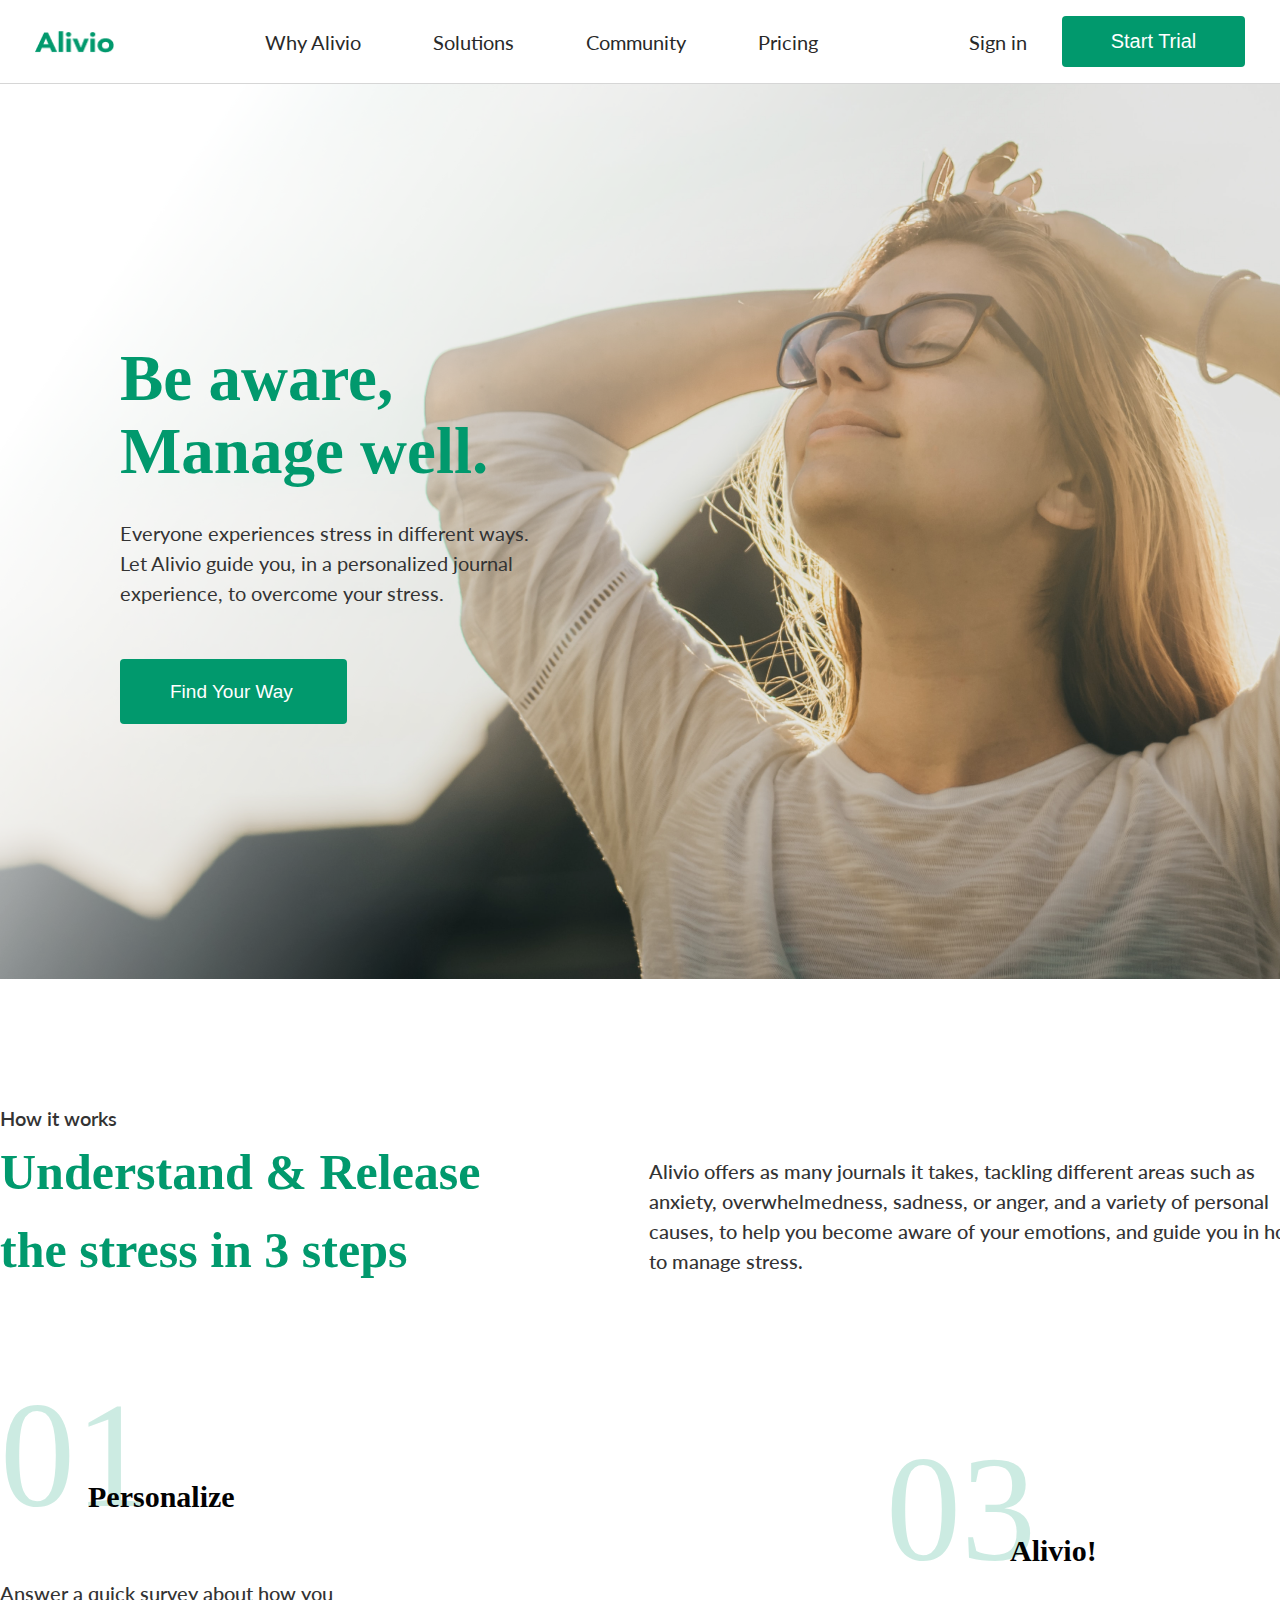
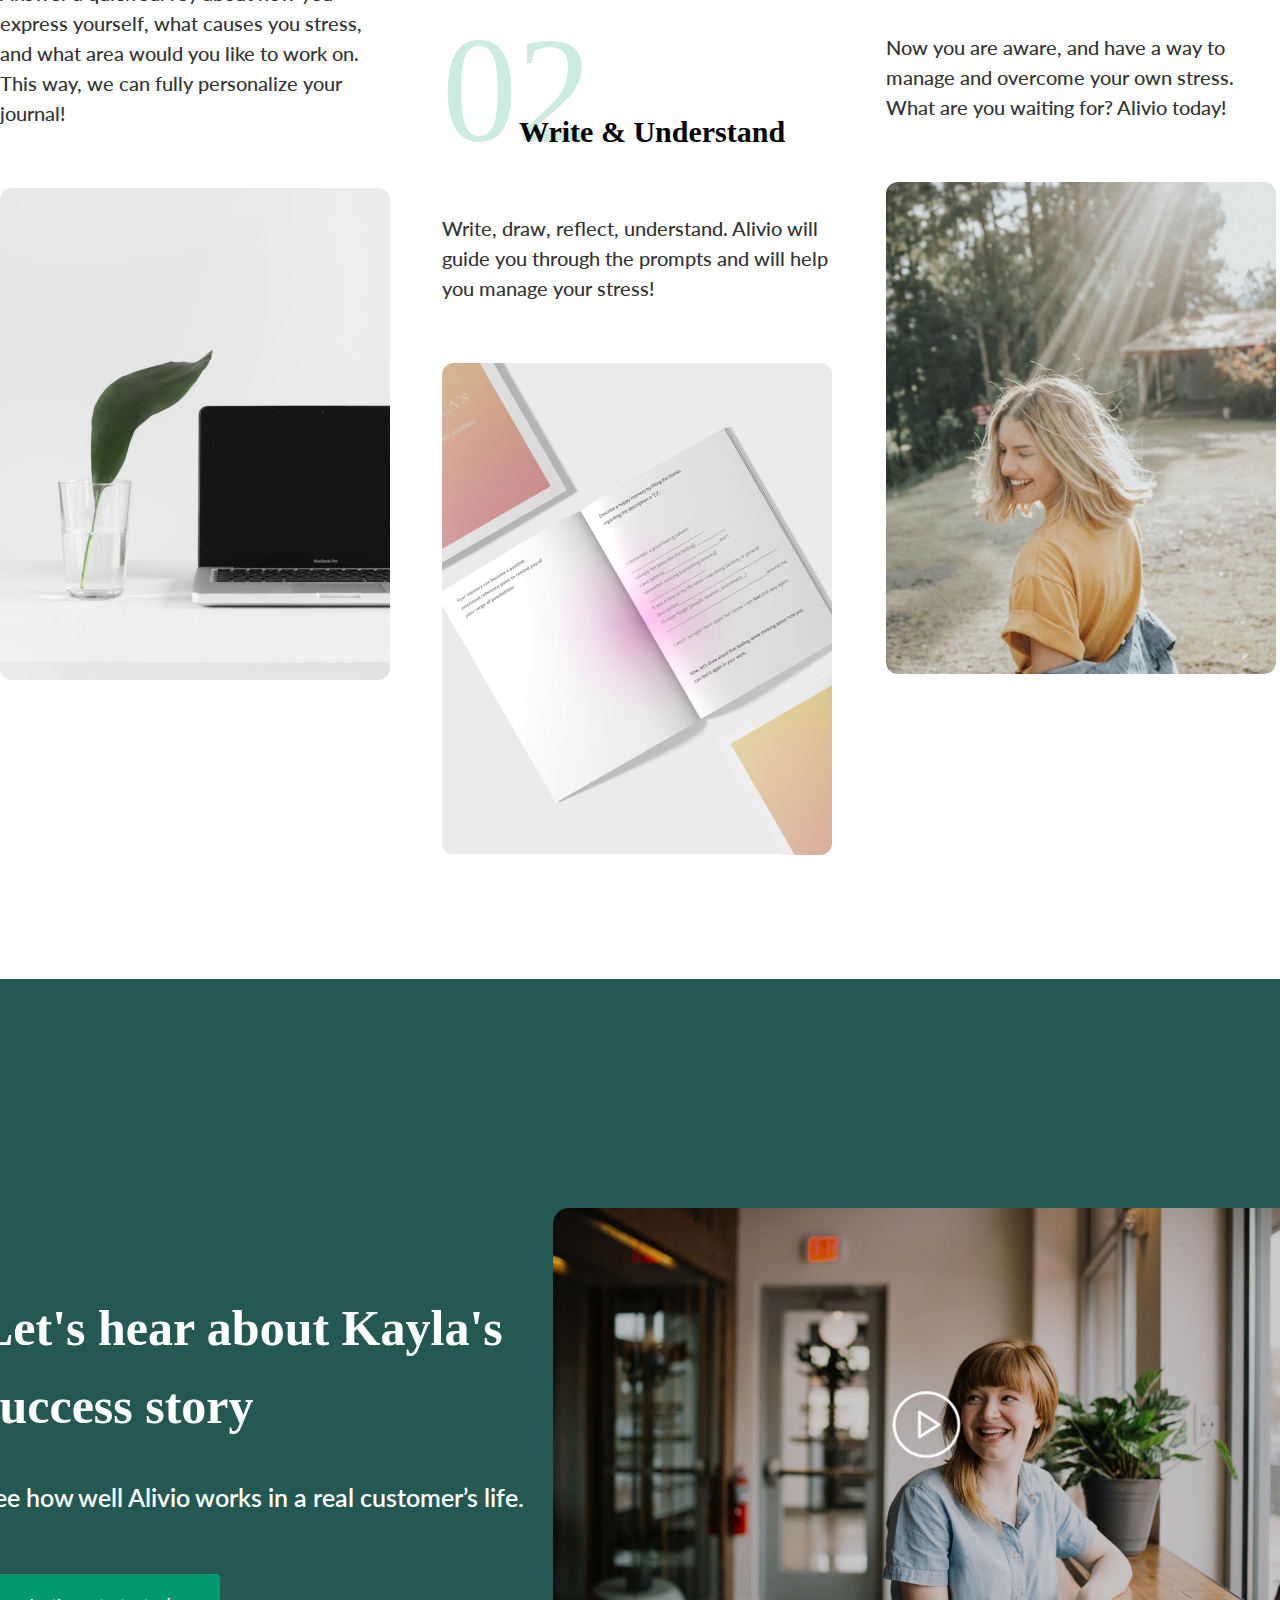
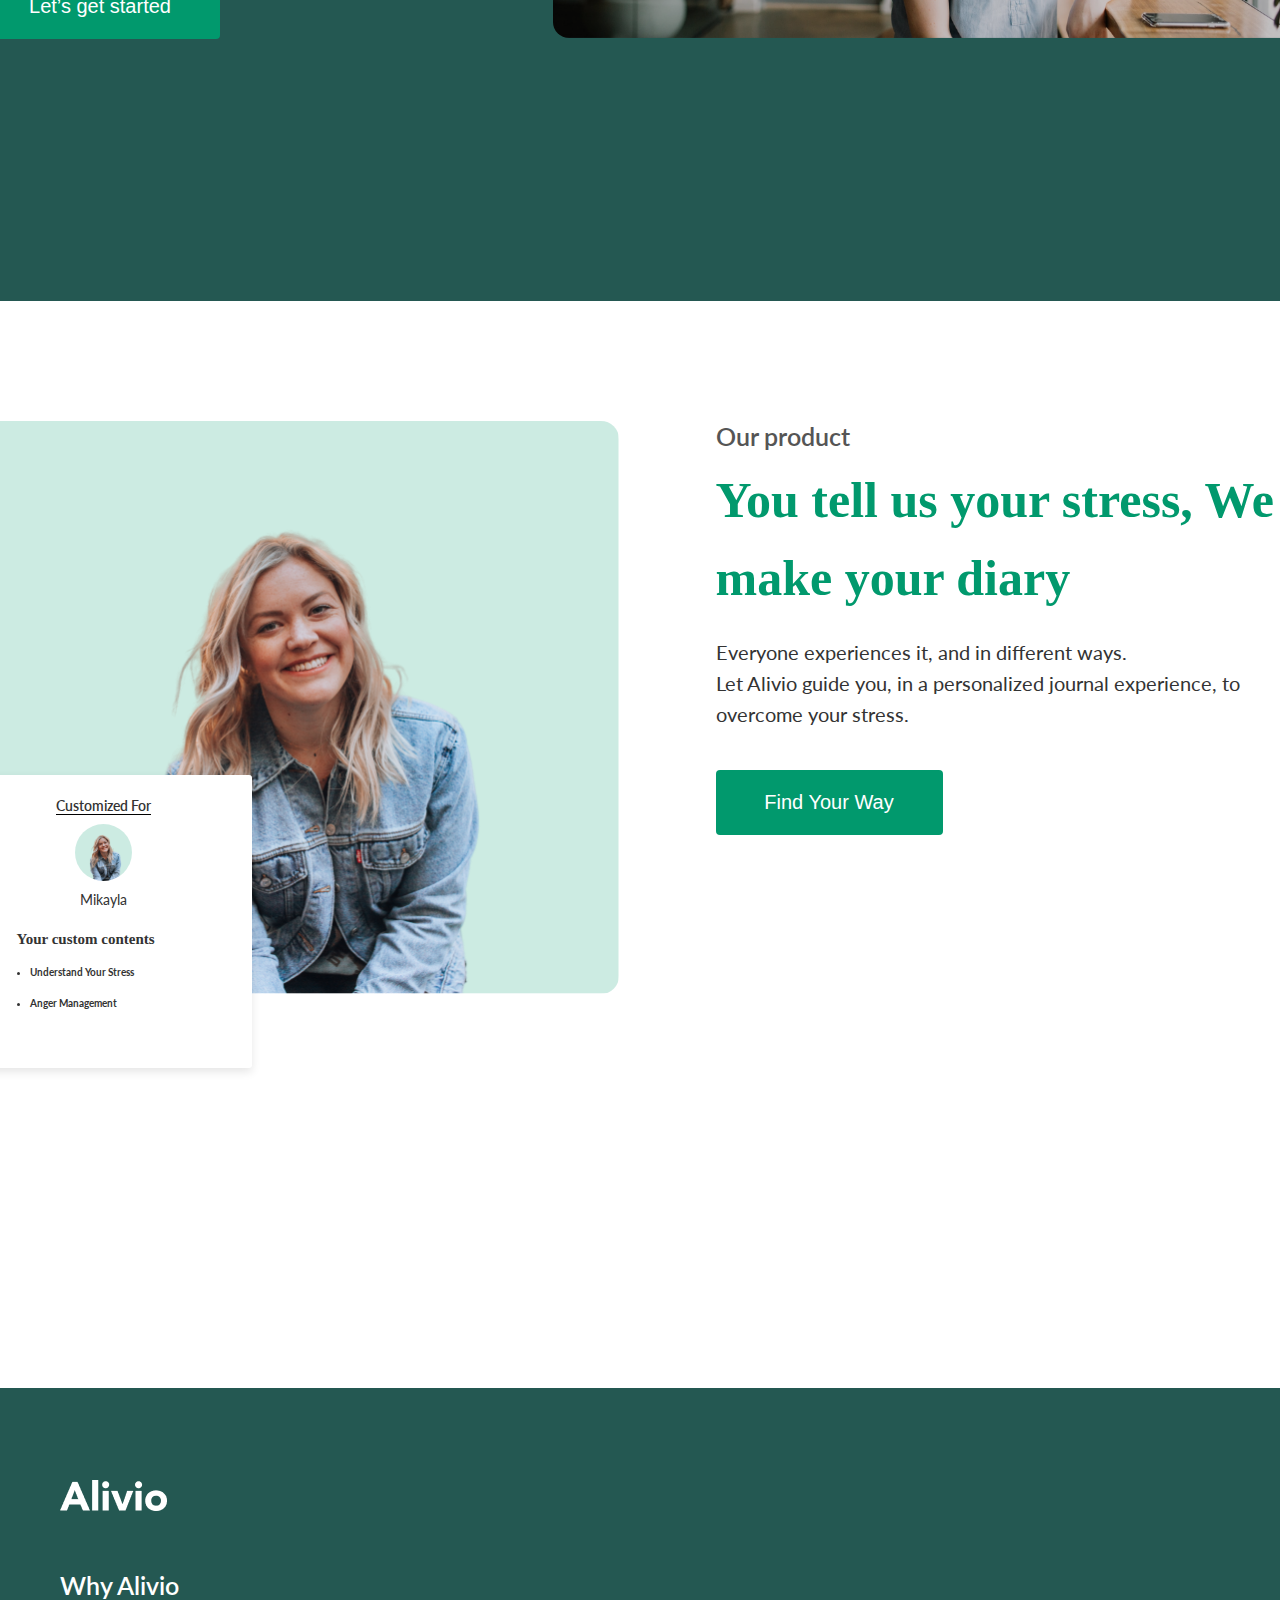
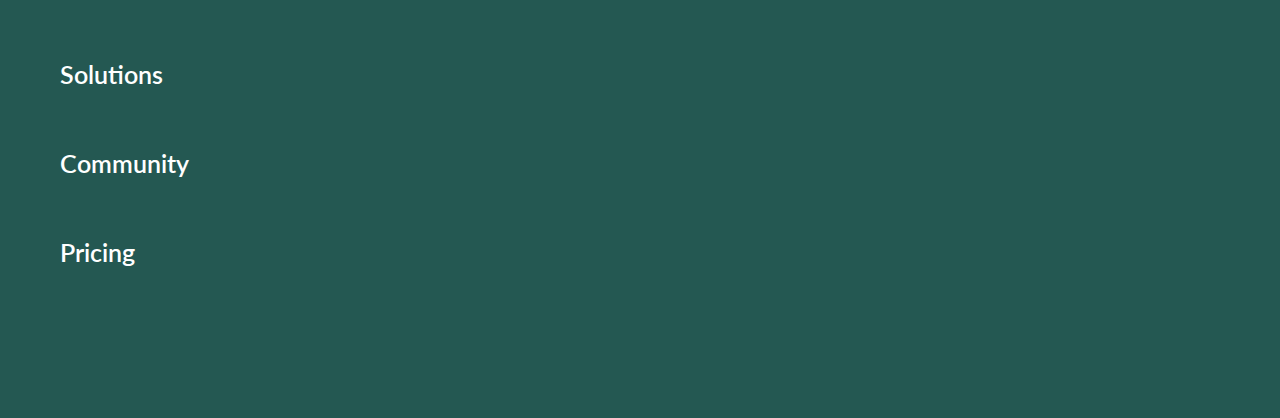
<file: index.html>
<!DOCTYPE html>
<html lang="en">
    <header>
        <meta charset="UTF-8">
        <meta name="viewport" content="width=device-width, initial-scale=1.0">
        <title>Single page</title>
        <link rel="stylesheet" href="style.css">
        <!-- font Lato -->
        <link rel="stylesheet" href="style.css">
        <link rel="preconnect" href="https://fonts.googleapis.com">
        <link rel="preconnect" href="https://fonts.gstatic.com" crossorigin>
        <link href="https://fonts.googleapis.com/css2?family=Lato:ital,wght@0,100;0,300;0,400;0,700;0,900;1,100;1,300;1,400;1,700;1,900&display=swap" rel="stylesheet">
    </header>
    <body>
        <head>
            <nav>
                <img class="logo" src="images/logo.png">
                <div class="nav-mix">
                    <div class="nav-links">
                    <a href="#why-alivio">Why Alivio</a>
                    <a href="#solutions">Solutions</a>
                    <a href="#community">Community</a>
                    <a href="#pricing">Pricing</a>
                    </div>
                </div>
                <div class="nav-login">
                    <a href="#signin">Sign in</a>
                    <button>Start Trial</button>
                </div>
                </div>
                <div class="hamburger-bar">
                    <span></span>
                    <span></span>
                    <span></span>
                </div>
            </nav>
        </head>
        <div class="hamburger-menu">
            <nav>
                <a href="#">Why Alivio</a>
                <a href="#">Solutions</a>
                <a href="#">Community</a>
                <a href="#">Pricing</a>
                <a href="#">sign-in</a>
                <button class="start-trial">Start Trial</button>
            </nav>
        </div>
        <section class="welcome">
            <img src="images/bg-header.png">
            <div class="welcome-overlay">
                <h1>Be aware, Manage well.</h1>
                <p>Everyone experiences stress in different ways.
                    Let Alivio guide you, in a personalized journal experience, to overcome your stress.</p> 
                <button>Find Your Way</button>
            </div>
        </section>

        <section class="why-alivio-mix">
            <div class="how-it">
                <p>How it works</p>
            </div>
            <div class="recommend">
                <h2>Understand & Release <br>
                    the stress in 3 steps</h2>
                <p>Alivio offers as many journals it takes, tackling different areas such as<br> anxiety, overwhelmedness, sadness, or anger, and a variety of personal<br> causes, to help you become aware of your emotions, and guide you in how<br> to manage stress.</p>
            </div>
            <div class="steps-mix">
                <div class="steps">
                    <div class="step-title">
                        <h1>01</h1>
                        <h3>Personalize</h3>
                    </div>
                    <p>Answer a quick survey about how you<br> express yourself, what causes you stress,<br> and what area would you like to work on.<br> This way, we can fully personalize your<br> journal!</p>
                    <img src="images/steps1-personalize.png">
                </div>
                <div class="steps step-margin-two">
                    <div class="step-title two">
                        <h1>02</h1>
                        <h3>Write & Understand</h3>
                    </div>
                    <p>Write, draw, reflect, understand. Alivio will guide you through the prompts and will help you manage your stress!</p>
                    <img src="images/steps2-write-understand.png">
                </div>
                <div class="steps step-margin-three">
                    <div class="step-title three">
                        <h1>03</h1>
                        <h3>Alivio!</h3>
                    </div>
                    <p>Now you are aware, and have a way to manage and overcome your own stress.<br> What are you waiting for? Alivio today!</p>
                    <img src="images/steps3-alivio.png">
                </div>
            </div>
        </section>
        <section class="community-mix">
            <div class="community-grid">
                <div class="community">
                    <h2>Let's hear about Kayla's success story</h2>
                    <p>See how well Alivio works in a real customer’s life. </p>
                    <button>Let’s get started</button>
                </div>
                <div class="community-img">
                    <img class="image-video" src="images/video.png">
                    <img class="play-white" src="images/play-white.png">
                </div> 
            </div>

        </section>

        <section class="profile-mix">
            <div class="profile">
                <img class="profile-img" src="images/profile.png">
                <div class="customized-mini">
                    <div class="custom-font">
                        <h1>Customized For</h1>
                        <div class="line"></div>
                        <img src="images/profile.png">
                        <p>Mikayla</p>   
                    </div>
                    <div class="custom-contents">
                        <b>Your custom contents</b>
                        <ul>
                            <li>Understand Your Stress</li>
                            <li>Anger Management</li>
                        </ul>
                    </div>
                </div>
            </div>
            
            <div class="customized">
                <h4>Our product</h4>
                <h1>You tell us your stress, We make your diary</h1>
                <p>Everyone experiences it, and in different ways.<br>
                    Let Alivio guide you, in a personalized journal experience, to<br> overcome your stress.</p>
                <button>Find Your Way</button>
            </div>
        </section>

        <footer class="footer">
            <div class="footer-list">
                <img src="images/logo-white.png">
                <a href="#why">Why Alivio</a>
                <a href="#solutions">Solutions</a>
                <a href="#community">Community</a>
                <a href="#pricing">Pricing</a>
            </div>
        </footer>

        <script>
            const hamburger = document.querySelector('.hamburger-bar');
            const hamburgermenu = document.querySelector('.hamburger-menu');
    
            hamburger.addEventListener('click', () => {
                hamburgermenu.classList.toggle('show');
            });
        </script>

    </body>
</html>
</file>
<file: style.css>
body {
    margin: 0;
    padding: 0;
    color: #333;
    font-weight: 500;
    font-style: normal;
    width: 100%;
    overflow-x: hidden;
}

header {
    background: #FFFFFF;
    color: #5b5b5b;
    position: sticky;
    scroll-snap-type: y mandatory;
    top: 0;
    z-index: 1000;
}

.logo{
    width: 79px;
    height: 22px;
}

p {
    font-family: "Lato";
    /* font-weight: 500; */
    font-style: normal;
}

a {
    font-family: "Lato";
    font-style: normal;
}

nav {
    display: flex;
    justify-content: space-between;
    align-items: center;
    padding: 16px 35px;
    color: #fff;
    border-bottom: 1px solid #D6D6D6;
}

.nav-links {
    list-style: none;
    display: flex;
    color: #fff;
    /* justify-content: space-between;
    align-items: center; */
    gap: 72px;
    margin: 0;
    padding: 0;
    align-items: center;
}

.nav-login {
    list-style: none;
    display: flex;
    gap: 35px;
    margin: 0;
    padding: 0;
    align-items: center;
    font-size: 20px;
    font-weight: 500;
}

.nav-login a {
    align-items: center;
}

nav a {
    text-decoration: none;
    color: #292929;
    transition: color 0.3s;
    align-content: center;
    font-size: 20px;
    font-weight: 400;
}

nav a:hover {
    color: #d7c5fb;
}

.nav-login button {
    background: #01996D;
    color: #ffffff;
    border-radius: 4px;
    /* margin: 5px 10px; */
    /* padding: 10px 35px; */
    border: none;
    width: 183px;
    height: 51px;
    font-size: 20px;
}

.nav-login button:hover{
    background-color: #45c39f;
    color: #ffffff;
}

/* Hamburger bar */
.hamburger-bar {
    display: none;
    flex-direction: column;
    gap: 5px;
    cursor: pointer;
}
    
.hamburger-bar span {
    width: 25px;
    height: 3px;
    background: #333;
    border-radius: 2px;
}
    
/* Hamburger Menu */
.hamburger-menu {
    display: none;
    flex-direction: column;
    position: absolute;
    top: 84px;
    left: 0;
    background-color: white;
    width: 100%;
    box-shadow: 0px 4px 6px rgba(0, 0, 0, 0.1);
    padding: 20px;
    z-index: 999;
}
    
.hamburger-menu.show {
    display: flex;
}
    
.hamburger-menu a,
.hamburger-menu .start-trial {
    margin: 10px 0;
    text-align: left;
}

.hamburger-menu button {
    background: #01996D;
    color: #ffffff;
    border-radius: 4px;
    width: 100px;
    height: 30px;
    font-size: 16px;
}

.hamburger-menu button:hover{
    background-color: #45c39f;
    color: #ffffff;
}

.welcome {
    color: #060606;
    text-align: center;
    position: relative;
}

.welcome img {
    /* max-width: 1440px; */
    height: 895px;
    object-fit: cover;
    width: 100%;
}

.welcome-overlay {
    position: absolute;
    top: 50%;
    left: 60px;
    max-width: 460px;
    height: 384px;
    width: 100%;
    transform: translate(60px, -50%);
}

.welcome h1 {
    color: #01996D;
    font-size: 65px;
    /* font-weight: bold; */
    line-height: 73px;
    margin: 0;
    text-align: left;
    font-family: Georgia;
    font-weight: 700;
    line-height: 73px;
    /* width: 440px; */
    /* height: 148px;*/

}

.welcome p {
    font-size: 20px;
    color: #333;
    line-height: 1.5;
    margin: 30px 0 18px;
    text-align: left;
    font-weight: 400;
    width: 420px;
    /* padding: 20px 0; */
    height: 123px;
    
}

.welcome button {
    background: #01996D;
    color: #ffffff;
    padding: 20px 50px;
    border: none;
    display: flex;
    font-size: 19px;
    border-radius: 4px;
    width: 227px;
    height: 65px;
    line-height: 25px;
    text-align: left;
}

.welcome button:hover{
    background-color: #45c39f;
    color: #ffffff;
}

 /* 3 Step */
.how-it {
    font-weight: 600;
    font-size: 24px;
}

.why-alivio-mix {
    /* padding: 169px 60px 60px 51px; */
    display: grid;
    max-width: 1320px;
    margin: 120px auto;
    width: 100%;
}

.why-alivio-mix p {
    margin: 0;
    font-size: 20px;
    line-height: 30px;
}

.recommend {
    display: grid;
    grid-template-columns: 584px 671px;
    gap: 65px;
}

.recommend h2 {
    font-size: 50px;
    color: #01996D;
    /* font-family: serif; */
    margin: 0;
    font-family: Georgia;
    font-weight: 700;
    line-height: 78px;
}

.recommend p {
    max-width: 671px;
    height: 135px;
    margin-top: 23px;
    /* word-wrap: break-word; */
    /* justify-content: center; */
    width: 100%;
}

.steps-mix {
    gap: 52px;
    display: grid;
    grid-template-columns: 390px 392px 435px;
}

.steps-mix img {
    border-radius: 12px;
    width: 390px;
    height: 492px;
    object-fit: cover;
}

.steps-mix h1 {
    font-size: 150px;
    color: rgba(1, 153, 109, 0.2);
    margin: 0;
    font-family: Georgia;
    font-weight: 400;
    line-height: 225px;
}

.steps-mix h3 {
    font-size: 30px;
    color: #020202;
    font-family: Georgia;
    margin: 0;
    position: absolute;
    font-weight: 700;
    line-height: 45px;
}

/* step-one */
.steps {
    height: 492px;
    width: 390px;
    margin-top: 52px;
    position: relative;
    height: fit-content;
}

.steps h1 {
    width: 157px;
    height: 225px;
}

.steps h3 {
    left: 88px;
    bottom: 49px;
}

.steps p {
    margin: 10px 0 60px;
}

.step-title {
    position: relative;
}
.step-title > h3 {
    position: absolute;
    bottom: 49px;
    left: 88px;
}

.step-title.two > h3 {
    position: absolute;
    bottom: 49px;
    left: 77px;
}

.step-title.three > h3 {
    position: absolute;
    bottom: 49px;
    left: 124px;
}

.steps.step-margin-two {
    margin-top: 287px;
}

.steps.step-margin-three {
    margin-top: 106px;
}

/* Community */
.community-mix {
    background-color: #245852;
    height: 922px;
    /* align-items: center; */
    /* padding: 0 60px; */
}

.community-grid {
    display: grid;
    grid-template-columns: 551px 747px;
    gap: 22px;
    justify-content: center;
}

.community {
    margin: 0 auto;
    position: relative;
    max-width: 551px;
    width: 100%;
}

.community h2 {
    font-size: 50px;
    color: #ffffff;
    font-family: Georgia;
    font-weight: 700;
    line-height: 78px;
    margin-top: 310px;
    margin-bottom: 33px;
}

.community p {
    font-size: 25px;
    color: #ffffff;
    font-family: "Lato";
    font-weight: 600;
    line-height: 39px;
    margin-bottom: 57px;
    margin-top: 0;
}

.community button {
    background: #01996D;
    color: #ffffff;
    border: none;
    font-size: 20px;
    border-radius: 4px;
    width: 240px;
    height: 65px;
    line-height: 25px;
    font-weight: 400;
    line-height: 25px;
}

.community-img {
    position: relative;
    height: fit-content;
    /* margin-top: 229px;  */
    top: 229px;
}

.image-video {
    height: 430px;
    width: 747px;
    border-radius: 16px;
    /* max-width: 100%; */
    object-fit: cover;
}

.play-white {
    width: 67.41px;
    height: 67.45px;
    position: absolute;
    right: 50%;
    top: 50%;
    transform: translate(50%, -50%);
}

.profile-mix {
    display: grid;
    grid-template-columns: 638px 584px;
    gap: 97px;
    /* align-items: center; */
    margin: 120px 60px 0 60px;
    position: relative;
    justify-content: center;
    margin: 120px 60px 390px;
}

.customized-mini {
    background: #fff;
    border-radius: 3px;
    box-shadow: 0 4px 10px rgba(0, 0, 0, 0.1);
    /* padding: 20px; */
    position: absolute;
    /* bottom: -74px; */
    left: -25px;
    width: 296px;
    /* max-width: 100%; */
    top: 354px;
    height: 293px;
}

.customized-mini img {
    width: 57px;
    height: 57px;
    border-radius: 50%;
    margin: 0 auto;
    display: block;
    max-width: 100%;
    object-fit: cover;
}

.customized-mini {
    font-size: 18px;
    font-weight: bold;
    max-width: 296px;
    height: 293px;
    width: 100%;
}

.custom-font {
    text-align: center;
}

.customized-mini.line {
    border-bottom: 0.75px solid black;
    display: inline-block;
}

.customized-mini h1 {
    font-weight: 600;
    font-family: "Lato";
    font-size: 14px;
    margin-top: 22px;
    
    border-bottom: 0.75px solid black;
    display: inline-block;
}

.customized-mini p {
    font-size: 14px;
    font-weight: 400;
    margin: 10px 0 20px;
}

.customized-mini .custom-contents {
    padding-left: 61px;
}

.customized-mini .custom-contents b {
    font-size: 15px;
    text-align: center;
    font-weight: 700;
    font-family: Georgia;
}

.customized-mini .custom-contents li {
    font-size: 10px;
    line-height: 16px;
    margin-top: 15px;
    font-family: "Lato";
}

.custom-contents ul {
    margin: 0px;
    padding-left: 13px;
}

.profile-img {
    max-width: 638px;
    width: 100%;
    height: 573px;
    border-radius: 18px;
    object-fit: fill;
    object-fit: cover;
}

.profile { 
    position: relative;
}

.customized {
    /* padding: 20px; */
    text-align: left;
}

.customized h4 {
    font-size: 25px;
    /* font-weight: bold; */
    color: #555;
    font-family: "Lato";
    margin: 0;
    font-weight: 600;
}

.customized h1 {
    font-size: 50px;
    color: #01996D;
    line-height: 78px;
    font-weight: 700;
    font-family: Georgia;
    margin-top: 10px;
    margin-bottom: 20px;
    margin-bottom: 0px;
}

.customized p {
    font-size: 20px;
    line-height: 31px;
    color: #333;
    margin-bottom: 40px;
    max-width: 530px;
    font-weight: 400;
    width: 100%;
}

.customized button {
    background: #01996D;
    color: #fff;
    border: none;
    border-radius: 4px;
    font-size: 20px;
    width: 227px;
    height: 65px;
    font-weight: 400;
    line-height: 25px;
}

.customized button:hover {
    background: #016F4B;
}

/* footer */
.footer {
    /* width: 100%; */
    /* height: 654px; */
    background-color: #245852;
    color: white;
    padding: 92px 60px;
    display: flex;
    justify-content: flex-start;
}

.footer-list {
    list-style: none;
    flex-direction: column;
    display: flex;
}

.footer-list a {
    color: white;
    text-decoration: none;
    font-size: 25px;
    /* padding: 0px 60px 59px; */
    font-family: "Lato";
    margin-bottom: 59px;
    font-weight: 600;
}

.footer-list img {
    margin-bottom: 59px;
    max-width: 107px;
    height: 31px;
    width: 100%;
}

.footer-list a:hover {
    text-decoration: underline;
    background-color: #eed14c42;
}

/* mobile */
@media (min-width: 375px) and (max-width: 767px) {

    .nav-links, .nav-login {
        display: none;
    }

    .welcome img {
        max-width: 767px;
        height: 400px;
        object-fit: cover;
        width: 100%;
    }
    
    .welcome-overlay {
        position: absolute;
        top: 50%;
        left: 50%;
        max-width: 300px;
        width: 100%;
        height: 360px;
        transform: translate(-50%, -50%);
    }
    
    .welcome h1 {
        font-size: 40px;
        line-height: 53px;    
    }
    
    .welcome p {
        font-size: 15px;
        max-width: 400px;
        width: 100%;
        margin-top: 20px;
    }
    
    .welcome button {
        padding: 10px;
        display: flex;
        font-size: 15px;
        max-width: 150px;
        height: 50px;
        width: 100%;
        justify-content: center;
    }

    .why-alivio-mix {
        display: grid;
        max-width: 350px;
        margin: 120px auto;
        width: 100%;
    }
    
    .why-alivio-mix p {
        margin: 0;
        font-size: 20px;
        line-height: 30px;
    }

    .how-it {
        max-width: 141px;
        width: 100%;
    }
    
    .recommend h2 {
        font-size: 40px;
        line-height: 59px;
    }

    .recommend {
        grid-template-columns: 1fr;
        gap: 10px;
        justify-content: center;
        max-width: 350px;
        width: 100%;
    }

    .recommend p {
        max-width: 400px;
        height: auto;
        width: 100%;
        font-size: 18px;
    }

    .steps {
        max-width: 350px;
    }

    .steps-mix img {
        max-width: 300px;
        height: 400px;
    }

    .steps-mix {
        grid-template-columns: repeat(1, auto);
        /* max-width: 700px; */
        margin: 0 auto;
        text-align: center;
        justify-content: center;
    }

    .steps-mix p {
        max-width: 500px;
        margin: auto;
        padding-bottom: 20px;
        font-size: 18px;
        text-align: start;
    }

    .steps.step-margin-two, .steps.step-margin-three {
        margin-top: 10px;
    }

    .community {
        max-width: 767px;
        width: 100%;
    }

    .community-mix {
        padding: 100px 30px;
        justify-content: center;
        display: flex;
    }

    .community h2 {
        margin: 0px;
        font-size: 40px;
        line-height: 55px;
    }

    .community p {
        font-size: 20px;
        margin: 50px 0;
    }

    .community-img {
        margin: 0 auto; 
        top: 20px;   
    }

    .community button {
        width: 200px;
        height: 60px;
    }

    .image-video {
        height: 300px;
        max-width: 400px;
        width: 100%;
    }

    .community-grid {
        grid-template-columns: repeat(1, auto);
    }

    .profile-img {
        max-width: 400px;
        height: 383px;
        width: 100%;
    }

    .pricing {
        grid-template-columns: repeat(1, 1fr);
    }

    .profile-mix {
        grid-template-columns: repeat(1, auto);
        gap: 200px;
        margin: 120px 30px 290px;
    }

    .customized-mini {
        font-size: 18px;
        font-weight: bold;
        max-width: 250px;
        height: 253px;
        width: 100%;
        top: 70%;
        left: -14px;
    }

    .customized h1 {
        font-size: 40px;
        line-height: 55px;
    }

    .customized {
        text-align: left;
    }

    .footer {
        padding: 92px 30px;
    }

    .footer-list a {
        font-size: 23px;
    }

}

/* tablet */
@media (min-width: 768px) and (max-width: 1279px) {

    .logo{
        width: 69px;
    }

    .nav-links, .nav-login {
        display: none;
    }

    .why-alivio-mix {
        padding: 0px 30px;
        margin-top: 120px;
        width: calc(100% - 60px);
        justify-content: center;
        margin-bottom: 0;
    }

    .how-it {
        max-width: 141px;
        width: 100%;
    }

    .recommend {
        grid-template-columns: 1fr;
        gap: 10px;
        justify-content: center;
        max-width: 671px;
        width: 100%;
    }

    .steps-mix {
        grid-template-columns: repeat(1, 390px);
        margin: 0 auto;
        text-align: center;
        justify-content: center;
    }

    .steps-mix p {
        max-width: 500px;
        margin: auto;
        padding-bottom: 20px;
    }

    .steps.step-margin-two, .steps.step-margin-three {
        margin-top: 10px;
    }

    .community {
        margin-top: 100px;
    }

    .community-mix {
        padding: 0px 60px 100px;
        justify-content: center;
        display: flex;
        margin-top: 100px;
    }

    .community h2 {
        margin-top: 0px;
    }

    .community-img {
        margin: 0 auto;
        top: 20px;
    }

    .image-video {
        height: 430px; 
        max-width: 650px;
        width: 100%;
        margin-bottom: px;
    }

    .community-grid {
        grid-template-columns: repeat(1, auto);
    }

    .pricing {
        grid-template-columns: repeat(1, 1fr);
    }

    .customized-mini {
        max-width: 296px;
        height: 293px;
        width: 100%;
    }

    .profile-mix {
        grid-template-columns: repeat(1, 638px);
        gap: 97px;
        margin: 120px 60px 120px;
        justify-content: center;
    }

    footer {
        max-width: 100%;
    }
}

@media (max-width: 1279px) { 

    .nav-links, .nav-login {
        display: none;
    }
    
    nav {
        display: flex;
        justify-content: space-between;
        align-items: flex-start;
        padding: 16px 35px;
        color: #fff;
        border-bottom: 1px solid #D6D6D6;
    }

    .hamburger-bar {
        display: flex;
    }

    .hamburger-menu {
        display: none;
    }

    .hamburger-menu.show {
        display: flex;
        padding: 0;
    }

    .hamburger-menu nav{
        display: flex;
        flex-direction: column;
    }
    
}
</file>
